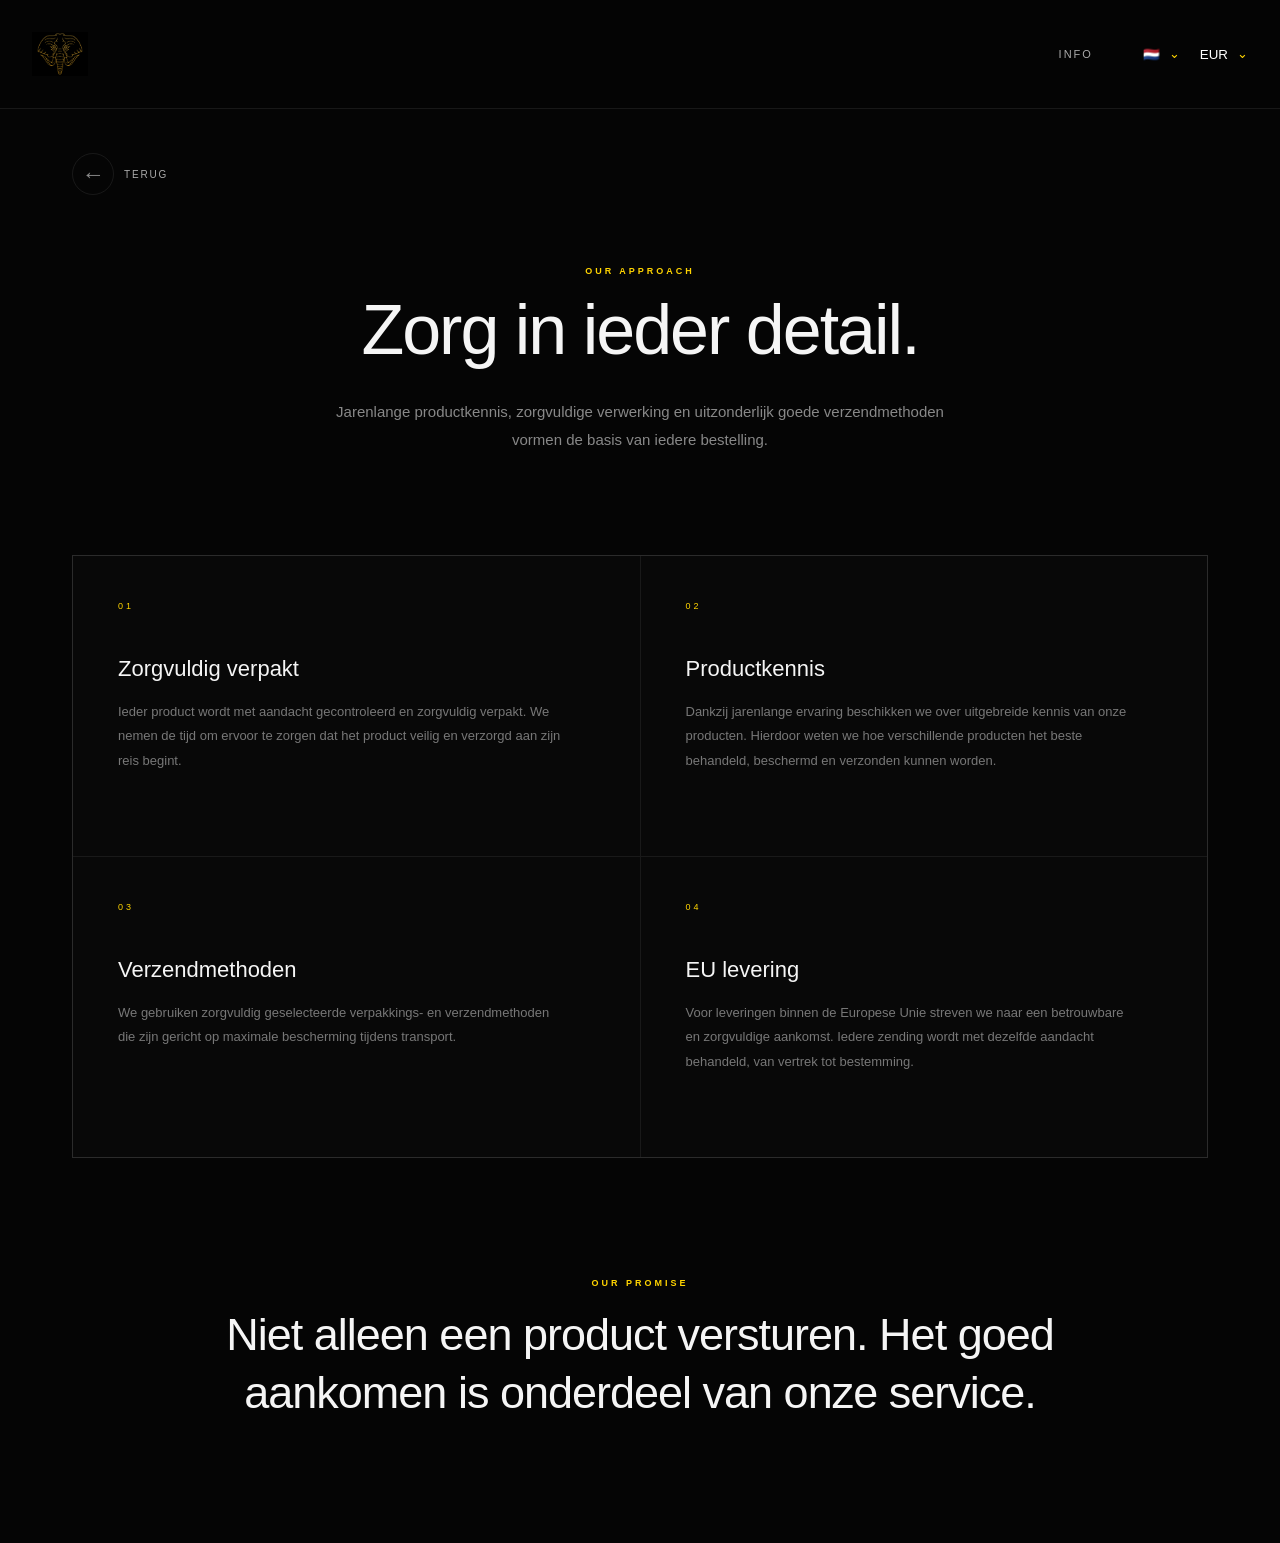
<file: info.html>
<!DOCTYPE html>
<html lang="nl">

<head>
    <meta charset="UTF-8">
    <meta name="viewport" content="width=device-width, initial-scale=1.0">

    <title>Info</title>

    <link rel="stylesheet" href="style.css?v=6">
</head>

<body>

<header class="site-header">

    <div class="nav">

        <a href="index.html" class="logo">
            <img src="images/logo-elephant.png?v=6" alt="Merk logo">
        </a>

        <nav>

            <a href="info.html" data-i18n="navInfo">
                Info
            </a>

            <div class="language">

                <button class="language-button" id="languageButton" type="button" aria-haspopup="true" aria-expanded="false">
                    <span id="currentFlag">🇳🇱</span>
                    <span class="language-arrow">⌄</span>
                </button>

                <div class="language-menu" id="languageMenu">

                    <button type="button" data-language="nl">🇳🇱 <span>Nederlands</span></button>
                    <button type="button" data-language="en">🇬🇧 <span>English</span></button>
                    <button type="button" data-language="de">🇩🇪 <span>Deutsch</span></button>
                    <button type="button" data-language="fr">🇫🇷 <span>Français</span></button>
                    <button type="button" data-language="es">🇪🇸 <span>Español</span></button>
                    <button type="button" data-language="it">🇮🇹 <span>Italiano</span></button>
                    <button type="button" data-language="pt">🇵🇹 <span>Português</span></button>
                    <button type="button" data-language="zh">🇨🇳 <span>中文</span></button>
                    <button type="button" data-language="ja">🇯🇵 <span>日本語</span></button>
                    <button type="button" data-language="ko">🇰🇷 <span>한국어</span></button>
                    <button type="button" data-language="ar">🇸🇦 <span>العربية</span></button>
                    <button type="button" data-language="ru">🇷🇺 <span>Русский</span></button>
                </div>
            </div>

            <div class="currency-selector">
                <button class="currency-button" id="currencyButton" type="button" aria-haspopup="true" aria-expanded="false" aria-label="Currency">
                    <span id="currentCurrency">EUR</span>
                    <span class="currency-arrow">⌄</span>
                </button>

                <div class="currency-menu" id="currencyMenu">
                    <button type="button" data-currency="EUR">EUR <span>€ Euro</span></button>
                    <button type="button" data-currency="USD">USD <span>$ US Dollar</span></button>
                    <button type="button" data-currency="GBP">GBP <span>£ Pound</span></button>
                    <button type="button" data-currency="CHF">CHF <span>Swiss Franc</span></button>
                    <button type="button" data-currency="JPY">JPY <span>¥ Yen</span></button>
                    <button type="button" data-currency="CNY">CNY <span>¥ Yuan</span></button>
                    <button type="button" data-currency="CAD">CAD <span>CA$ Canadian Dollar</span></button>
                    <button type="button" data-currency="AUD">AUD <span>A$ Australian Dollar</span></button>
                </div>
            </div>

        </nav>

    </div>

</header>


<main class="info-page">

    <a href="index.html" class="back" aria-label="Terug naar showroom">
        <span class="back-icon" aria-hidden="true">←</span>
        <span class="back-label" data-i18n="backLabel">Terug</span>
    </a>


    <section class="info-hero">

        <span class="eyebrow" data-i18n="infoEyebrow">
            OUR APPROACH
        </span>

        <h1 data-i18n="infoTitle">
            Zorg in ieder detail.
        </h1>

        <p data-i18n="infoIntro">
            Jarenlange productkennis, zorgvuldige verwerking en
            uitzonderlijk goede verzendmethoden vormen de basis
            van iedere bestelling.
        </p>

    </section>


    <section class="info-grid">


        <article class="info-card">

            <span class="info-number">
                01
            </span>

            <h2 data-i18n="infoCard1Title">
                Zorgvuldig verpakt
            </h2>

            <p data-i18n="infoCard1Text">
                Ieder product wordt met aandacht gecontroleerd
                en zorgvuldig verpakt. We nemen de tijd om ervoor
                te zorgen dat het product veilig en verzorgd aan
                zijn reis begint.
            </p>

        </article>


        <article class="info-card">

            <span class="info-number">
                02
            </span>

            <h2 data-i18n="infoCard2Title">
                Productkennis
            </h2>

            <p data-i18n="infoCard2Text">
                Dankzij jarenlange ervaring beschikken we over
                uitgebreide kennis van onze producten. Hierdoor
                weten we hoe verschillende producten het beste
                behandeld, beschermd en verzonden kunnen worden.
            </p>

        </article>


        <article class="info-card">

            <span class="info-number">
                03
            </span>

            <h2 data-i18n="infoCard3Title">
                Verzendmethoden
            </h2>

            <p data-i18n="infoCard3Text">
                We gebruiken zorgvuldig geselecteerde
                verpakkings- en verzendmethoden die zijn gericht
                op maximale bescherming tijdens transport.
            </p>

        </article>


        <article class="info-card">

            <span class="info-number">
                04
            </span>

            <h2 data-i18n="infoCard4Title">
                EU levering
            </h2>

            <p data-i18n="infoCard4Text">
                Voor leveringen binnen de Europese Unie streven
                we naar een betrouwbare en zorgvuldige aankomst.
                Iedere zending wordt met dezelfde aandacht
                behandeld, van vertrek tot bestemming.
            </p>

        </article>


    </section>


    <section class="info-statement">

        <span class="eyebrow" data-i18n="infoStatementEyebrow">
            OUR PROMISE
        </span>

        <h2 data-i18n="infoStatement">
            Niet alleen een product versturen.
            Het goed aankomen is onderdeel van onze service.
        </h2>

    </section>

</main>


<script src="currency.js?v=6"></script>
<script src="language.js?v=6"></script>

</body>
</html>
</file>
<file: style.css>
/* =================================

   BASIS

\================================= */

* {

    box-sizing: border-box;

    margin: 0;

    padding: 0;

}

html {

    scroll-behavior: smooth;

}

body {

    background: #050505;

    color: #f5f5f5;

    font-family:

        Arial,

        Helvetica,

        sans-serif;

    min-height: 100vh;

}



/* =================================

   HEADER

\================================= */

.site-header {

    width: 100%;

    padding:

        26px 32px;

    border-bottom:

        1px solid rgba(255, 255, 255, 0.08);

    background:

        rgba(5, 5, 5, 0.96);

    position: relative;

    z-index: 100;

}

.nav {

    max-width: 1450px;

    margin: 0 auto;

    display: flex;

    justify-content:

        space-between;

    align-items: center;

}

nav > a {
    margin-right: 30px;
}

.logo {
    display: inline-flex;
    align-items: center;
    gap: 10px;

    color: #ffd400;
    text-decoration: none;

    font-size: 20px;
    font-weight: 700;
    letter-spacing: 4px;
}

.logo img {
    width: 34px;
    height: 34px;

    display: block;
    object-fit: contain;
}

.logo span {
    display: block;
}

nav {

    display: flex;

    align-items: center;

    gap: 32px;

}

nav > a {

    color: #aaa;

    text-decoration: none;

    font-size: 11px;

    letter-spacing: 2px;

    text-transform: uppercase;

    transition:

        color 0.3s ease;

}

nav > a:hover {

    color: #ffd400;

}



/* =================================

   TAALMENU

\================================= */

.language {

    position: relative;

}

.language-button {

    width: 44px;

    height: 32px;

    display: flex;

    align-items: center;

    justify-content: center;

    gap: 5px;

    border:

        1px solid rgba(255, 212, 0, 0.45);

    background:

        rgba(255, 212, 0, 0.03);

    color: white;

    cursor: pointer;

    transition:

        border-color 0.3s ease,

background 0.3s ease;

}

.language-button:hover {

    border-color: #ffd400;

    background:

        rgba(255, 212, 0, 0.08);

}

.language-arrow {

    color: #ffd400;

    font-size: 13px;

    line-height: 1;

    transform:

        translateY(-1px);

}

.language-menu {

    position: absolute;

    top: calc(100% + 12px);

    right: 0;

    width: 190px;

    padding: 7px;

    background: #101010;

    border:

        1px solid rgba(255, 212, 0, 0.35);

    box-shadow:

        0 20px 50px

        rgba(0, 0, 0, 0.65);

    opacity: 0;

    visibility: hidden;

    transform:

        translateY(-5px);

    transition:

        opacity 0.2s ease,

        transform 0.2s ease,

        visibility 0.2s ease;

}

.language-menu.open {

    opacity: 1;

    visibility: visible;

    transform:

        translateY(0);

}

.language-menu button {

    width: 100%;

    border: 0;

    background: transparent;

    color: #ccc;

    padding:

        10px 12px;

    display: flex;

    align-items: center;

    gap: 12px;

    font-size: 12px;

    text-align: left;

    cursor: pointer;

    transition:

background 0.2s ease,

        color 0.2s ease;

}

.language-menu button:hover {

    background:

        rgba(255, 212, 0, 0.08);

    color: #ffd400;

}



/* =================================

   SHOWROOM

\================================= */

.products {

    max-width: 1450px;

    margin: 0 auto;

    padding:

        80px 32px 120px;

    display: flex;

    flex-direction: column;

    gap: 100px;

}

.showroom-intro {

    max-width: 700px;

    margin-bottom: 20px;

}

.eyebrow {

    display: block;

    color: #ffd400;

    font-size: 9px;

    font-weight: 600;

    letter-spacing: 3px;

    margin-bottom: 18px;

}

.showroom-intro h1 {

    font-size:

        clamp(42px, 6vw, 76px);

    font-weight: 300;

    letter-spacing: -2px;

    margin-bottom: 18px;

}

.showroom-intro p {

    color: #777;

    font-size: 14px;

    line-height: 1.8;

}



/* =================================

   PRODUCT RIJ

\================================= */

.product-row {

    display: grid;

    grid-template-columns:

        0.85fr

        1.5fr

        1.5fr

        0.85fr;

    align-items: center;

    gap: 28px;

}

.product-text {

    padding:

        20px 15px;

}

.product-number {

    display: block;

    color: #555;

    font-size: 9px;

    letter-spacing: 3px;

    margin-bottom: 15px;

}

.product-text h2 {

    font-size: 17px;

    font-weight: 400;

    letter-spacing: 1px;

    margin-bottom: 10px;

}

.product-text .price {

    color: #ffd400;

    font-size: 16px;

    font-weight: 500;

}

.product-text p {

    color: #777;

    font-size: 11px;

    line-height: 1.6;

    margin-top: 12px;

}



/* =================================

   PRODUCT FOTO

\================================= */

.product-image {

    aspect-ratio: 1 / 1;

    position: relative;

    display: flex;

    align-items: center;

    justify-content: center;

    background:

        linear-gradient(

            145deg,

            #111,

            #080808

        );

    border:

        1px solid rgba(255, 212, 0, 0.25);

    overflow: hidden;

    cursor: pointer;

    text-decoration: none;

    transition:

        transform 0.5s ease,

        border-color 0.5s ease,

        box-shadow 0.5s ease;

}

.product-image::before {

    content: "";

    position: absolute;

    inset: 10px;

    border:

        1px solid

        rgba(255, 255, 255, 0.04);

}

.product-image span {

    position: relative;

    z-index: 2;

    color: #444;

    font-size: 10px;

    letter-spacing: 4px;

    transition:

        color 0.4s ease;

}

.product-image:hover {

    transform:

        translateY(-7px);

    border-color:

        rgba(255, 212, 0, 0.9);

    box-shadow:

        0 15px 45px

        rgba(0, 0, 0, 0.7),

        0 0 35px

        rgba(255, 212, 0, 0.10);

}

.product-image:hover span {

    color: #ffd400;

}



/* =================================

   PRODUCT PAGINA

\================================= */

.product-page {

    max-width: 1300px;

    margin: 0 auto;

    padding:

        45px 32px 120px;

}

.back {

    display: inline-flex;

    align-items: center;

    justify-content: center;

    width: 40px;

    height: 40px;

    color: #888;

    text-decoration: none;

    font-size: 25px;

    font-weight: 300;

    border:

        1px solid rgba(255, 255, 255, 0.08);

    transition:

        color 0.3s ease,

        border-color 0.3s ease;

}

.back:hover {

    color: #ffd400;

    border-color:

        rgba(255, 212, 0, 0.5);

}



/* =================================

   PRODUCT DETAIL

\================================= */

.product-detail {

    display: grid;

    grid-template-columns:

        minmax(0, 1.55fr)

        minmax(280px, 0.8fr);

    gap: 90px;

    align-items: center;

    margin-top: 45px;

}



/* =================================

   GALERIJ

\================================= */

.gallery {

    width: 100%;

}

.gallery-window {

    position: relative;

    width: 100%;

    aspect-ratio: 1 / 1;

    overflow: hidden;

    border:

        1px solid #ffd400;

    background: #0a0a0a;

    box-shadow:

        0 0 30px

        rgba(255, 212, 0, 0.08);

}

.gallery-window::after {

    content: "";

    position: absolute;

    inset: 0;

    pointer-events: none;

    border:

        1px solid

        rgba(255, 212, 0, 0.25);

    box-shadow:

        inset 0 0 40px

        rgba(255, 212, 0, 0.025);

    z-index: 5;

}

.gallery-track {

    display: flex;

    width: 100%;

    height: 100%;

    overflow-x: auto;

    overflow-y: hidden;

    scroll-snap-type:

        x mandatory;

    scroll-behavior:

        smooth;

    touch-action:

        pan-x;

    scrollbar-width:

        none;

    -webkit-overflow-scrolling:

        touch;

}

.gallery-track::-webkit-scrollbar {

    display: none;

}

.gallery-slide {

    flex:

        0 0 100%;

    width: 100%;

    height: 100%;

    scroll-snap-align:

        start;

    display: flex;

    align-items: center;

    justify-content: center;

    background: #080808;

}

.gallery-slide {

    position: relative;

}

.gallery-placeholder {
    position: absolute;
    inset: 0;
    display: flex;
    align-items: center;
    justify-content: center;
    flex-direction: column;
    gap: 10px;
    background: linear-gradient(145deg, #111, #080808);
    color: #444;
    pointer-events: none;
}

.gallery-placeholder-product {
    color: #ffd400;
    font-size: 34px;
    font-weight: 300;
    letter-spacing: 5px;
}

.gallery-placeholder-photo {
    color: #333;
    font-size: 9px;
    letter-spacing: 3px;
    text-transform: uppercase;
}

.gallery-placeholder[hidden] {
    display: none;
}

.gallery-slide img {

    width: 100%;

    height: 100%;

    object-fit: contain;

    display: block;

    user-select: none;

    -webkit-user-drag: none;

    pointer-events: none;

}



/* =================================

   GALERIJ PIJLEN

\================================= */

.gallery-arrow {

    position: absolute;

    top: 50%;

    transform:

        translateY(-50%);

    z-index: 10;

    width: 48px;

    height: 48px;

    border:

        1px solid

        rgba(255, 212, 0, 0.45);

    background:

        rgba(0, 0, 0, 0.48);

    backdrop-filter:

        blur(5px);

    color: #ffd400;

    font-size: 34px;

    font-weight: 200;

    line-height: 1;

    display: flex;

    align-items: center;

    justify-content: center;

    cursor: pointer;

    opacity: 0.65;

    transition:

        opacity 0.3s ease,

background 0.3s ease,

        border-color 0.3s ease;

}

.gallery-arrow:hover {

    opacity: 1;

    background:

        rgba(0, 0, 0, 0.75);

    border-color:

        #ffd400;

}

.gallery-arrow:disabled {

    opacity: 0.15;

    cursor: default;

    pointer-events: none;

}

.gallery-arrow-left {

    left: 15px;

}

.gallery-arrow-right {

    right: 15px;

}



/* =================================

   BOLLETJES

\================================= */

.gallery-dots {

    display: flex;

    justify-content: center;

    align-items: center;

    gap: 9px;

    margin-top: 20px;

}

.gallery-dot {

    width: 6px;

    height: 6px;

    padding: 0;

    border:

        1px solid #555;

    border-radius: 50%;

    background: transparent;

    cursor: pointer;

    appearance: none;

    transition:

background 0.3s ease,

        border-color 0.3s ease,

        transform 0.3s ease;

}

.gallery-dot.active {

    background: #ffd400;

    border-color: #ffd400;

    transform:

        scale(1.4);

}



/* =================================

   PRODUCT INFO

\================================= */

.product-detail-info {

    padding:

        20px 0;

}

.product-detail-info h1 {

    font-size:

        clamp(32px, 4vw, 52px);

    font-weight: 300;

    letter-spacing: -1px;

    margin-bottom: 15px;

}

.detail-price {

    color: #ffd400;

    font-size: 22px;

    font-weight: 500;

    margin-bottom: 28px;

}

.product-detail-info p {

    color: #888;

    font-size: 14px;

    line-height: 1.9;

    max-width: 440px;

}



/* =================================

   INFO PAGINA

\================================= */

.info-page {

    max-width: 1200px;

    margin: 0 auto;

    padding:

        45px 32px 120px;

}

.info-hero {

    max-width: 800px;

    margin:

        70px auto 100px;

    text-align: center;

}

.info-hero h1 {

    font-size:

        clamp(40px, 6vw, 70px);

    font-weight: 300;

    letter-spacing: -2px;

    line-height: 1.05;

    margin-bottom: 30px;

}

.info-hero p {

    color: #888;

    max-width: 650px;

    margin: 0 auto;

    font-size: 15px;

    line-height: 1.9;

}



/* =================================

   INFO KAARTEN

\================================= */

.info-grid {

    display: grid;

    grid-template-columns:

        repeat(2, 1fr);

    gap: 1px;

    background:

        rgba(255, 255, 255, 0.08);

    border:

        1px solid

        rgba(255, 255, 255, 0.08);

}

.info-card {

    min-height: 300px;

    padding:

        45px;

    background: #080808;

}

.info-number {

    display: block;

    color: #ffd400;

    font-size: 9px;

    letter-spacing: 3px;

    margin-bottom: 45px;

}

.info-card h2 {

    font-size: 22px;

    font-weight: 400;

    margin-bottom: 18px;

}

.info-card p {

    color: #777;

    font-size: 13px;

    line-height: 1.9;

    max-width: 450px;

}

.info-statement {

    text-align: center;

    max-width: 850px;

    margin:

        120px auto 0;

}

.info-statement h2 {

    font-size:

        clamp(26px, 4vw, 45px);

    line-height: 1.3;

    font-weight: 300;

    letter-spacing: -1px;

}



/* =================================

   MOBIEL

\================================= */

@media (max-width: 700px) {

    .site-header {

        padding:

            20px 15px;

    }

    .nav {

        gap: 20px;

    }

    nav {

        gap: 17px;

    }

    nav > a {

        font-size: 9px;

        letter-spacing: 1.5px;

    }

    .logo {

        font-size: 18px;

    }



    /* SHOWROOM */

    .products {

        padding:

            50px 12px 80px;

        gap: 55px;

    }

    .showroom-intro {

        margin-bottom: 0;

    }

    .showroom-intro h1 {

        font-size: 45px;

    }



    /* PRODUCT RIJ */

    .product-row {

        grid-template-columns:

            0.7fr

            1.5fr

            1.5fr

            0.7fr;

        gap: 7px;

    }

    .product-text {

        padding: 5px;

    }

    .product-number {

        font-size: 7px;

        margin-bottom: 8px;

    }

    .product-text h2 {

        font-size: 11px;

        letter-spacing: 0.4px;

        margin-bottom: 5px;

    }

    .product-text .price {

        font-size: 11px;

    }

    .product-text p {

        font-size: 8px;

        line-height: 1.3;

        margin-top: 5px;

    }

    .product-image::before {

        inset: 5px;

    }



    /* TAALMENU */

    .language-menu {

        right: -5px;

        width: 180px;

    }



    /* PRODUCT PAGINA */

    .product-page {

        padding:

            25px 12px 70px;

    }

    .product-detail {

        display: flex;

        flex-direction: column;

        gap: 35px;

        align-items: stretch;

        margin-top: 30px;

    }

    .gallery-window {

        aspect-ratio: 1 / 1;

    }

    .gallery-arrow {

        width: 42px;

        height: 42px;

        font-size: 29px;

        opacity: 0.55;

    }

    .gallery-arrow-left {

        left: 8px;

    }

    .gallery-arrow-right {

        right: 8px;

    }

    .gallery-dots {

        margin-top: 14px;

    }

    .product-detail-info {

        padding:

            0 5px;

    }

    .product-detail-info h1 {

        font-size: 30px;

    }

    .detail-price {

        font-size: 20px;

    }



    /* INFO */

    .info-page {

        padding:

            25px 15px 70px;

    }

    .info-hero {

        margin:

            60px auto 60px;

    }

    .info-hero h1 {

        font-size: 42px;

    }

    .info-hero p {

        font-size: 13px;

    }

    .info-grid {

        grid-template-columns:

            1fr;

    }

    .info-card {

        min-height: auto;

        padding:

            35px 25px;

    }

    .info-number {

        margin-bottom: 30px;

    }

    .info-statement {

        margin-top: 75px;

    }

}

/* =================================
   MOBILE-FIRST INTERACTION FIXES
   ================================= */

/* Touch targets and stable stacking */
.language-button {
    -webkit-tap-highlight-color: transparent;
    touch-action: manipulation;
    position: relative;
    z-index: 110;
}

.language-button.open {
    border-color: #ffd400;
    background: rgba(255, 212, 0, 0.08);
}

.language-menu {
    z-index: 1000;
    pointer-events: none;
}

.language-menu.open {
    pointer-events: auto;
}

.language-menu button {
    min-height: 38px;
    -webkit-tap-highlight-color: transparent;
    touch-action: manipulation;
}

/* Circular gallery controls */
.gallery-arrow {
    border-radius: 50%;
    padding: 0;
    appearance: none;
    -webkit-appearance: none;
    -webkit-tap-highlight-color: transparent;
    touch-action: manipulation;
}

@media (max-width: 700px) {
    html,
    body {
        width: 100%;
        max-width: 100%;
        overflow-x: hidden;
    }

    .site-header {
        position: relative;
        z-index: 1000;
        padding: 18px 14px;
    }

    .nav {
        width: 100%;
        min-width: 0;
        gap: 14px;
    }

    nav {
        gap: 12px;
        min-width: 0;
    }

    nav > a {
        font-size: 8px;
        letter-spacing: 1.2px;
        white-space: nowrap;
    }

    .logo {
        flex: 0 0 auto;
        font-size: 17px;
        letter-spacing: 3px;
    }

    .language {
        flex: 0 0 auto;
        z-index: 1200;
    }

    .language-button {
        width: 44px;
        height: 34px;
        min-width: 44px;
        min-height: 34px;
        border: 1px solid #ffd400;
        background: rgba(255, 212, 0, 0.06);
    }

    .language-menu {
        top: calc(100% + 10px);
        right: 0;
        width: min(190px, calc(100vw - 28px));
        max-height: min(65vh, 430px);
        overflow-y: auto;
        -webkit-overflow-scrolling: touch;
        overscroll-behavior: contain;
    }

    .language-menu button {
        min-height: 42px;
        padding: 10px 12px;
        font-size: 12px;
    }

    .gallery-arrow {
        width: 42px;
        height: 42px;
        border-radius: 50%;
    }
}

@media (max-width: 380px) {
    .site-header {
        padding-left: 10px;
        padding-right: 10px;
    }

    nav {
        gap: 9px;
    }

    nav > a {
        font-size: 7.5px;
        letter-spacing: 1px;
    }

    .logo {
        font-size: 16px;
    }

    .language-button {
        width: 42px;
        min-width: 42px;
    }
}

/* =================================
   FINAL MOBILE / TOUCH POLISH
   ================================= */

/* Back button: circular icon + translated label */
.back {
    display: inline-flex;
    align-items: center;
    justify-content: flex-start;
    gap: 10px;
    min-height: 42px;
    width: auto;
    padding: 0 14px 0 0;
    border: 0;
    color: #888;
}

.back-icon {
    width: 42px;
    height: 42px;
    flex: 0 0 42px;
    display: inline-flex;
    align-items: center;
    justify-content: center;
    border: 1px solid rgba(255, 255, 255, 0.08);
    border-radius: 50%;
    color: #888;
    font-size: 23px;
    font-weight: 300;
    line-height: 1;
    padding: 0;
    transform: translateY(-1px);
    transition: color 0.3s ease, border-color 0.3s ease, background 0.3s ease;
}

.back-label {
    color: #aaa;
    font-size: 10px;
    letter-spacing: 1.8px;
    text-transform: uppercase;
    line-height: 1;
}

.back:hover {
    color: #ffd400;
    border-color: transparent;
}

.back:hover .back-icon {
    color: #ffd400;
    border-color: rgba(255, 212, 0, 0.55);
    background: rgba(255, 212, 0, 0.04);
}

.back:hover .back-label {
    color: #ffd400;
}

/* Gallery arrows: use a flex-centered glyph so the arrow cannot sit low/high */
.gallery-arrow {
    border-radius: 50%;
    padding: 0 !important;
    line-height: 0;
    font-size: 0;
}

.gallery-arrow::before {
    display: block;
    line-height: 1;
    font-family: Arial, Helvetica, sans-serif;
    font-size: 30px;
    font-weight: 300;
    color: #ffd400;
    transform: translateY(-1px);
}

.gallery-arrow-left::before {
    content: "‹";
}

.gallery-arrow-right::before {
    content: "›";
}

@media (max-width: 700px) {
    .back {
        min-height: 44px;
        gap: 9px;
        padding-right: 10px;
    }

    .back-icon {
        width: 44px;
        height: 44px;
        flex-basis: 44px;
        font-size: 22px;
        border-color: rgba(255, 255, 255, 0.12);
    }

    .back-label {
        font-size: 10px;
        letter-spacing: 1.5px;
    }

    .gallery-arrow {
        width: 46px !important;
        height: 46px !important;
        display: flex !important;
        align-items: center !important;
        justify-content: center !important;
        border-radius: 50% !important;
    }

    .gallery-arrow::before {
        font-size: 30px;
        transform: translateY(-1px);
    }
}
/* =================================
   LOGO
   ================================= */

.logo {
    display: inline-flex;
    align-items: center;
    gap: 8px;

    color: #ffd400;
    text-decoration: none;

    font-size: 18px;
    font-weight: 700;
    letter-spacing: 3px;
    line-height: 1;
}

.logo img {
    display: block;

    width: 222px;
    height: 222px;

    max-width: 222px;
    max-height: 222px;

    object-fit: contain;
    flex: 0 0 222px;
}

.logo span {
    display: block;
    line-height: 1;
}


/* =================================
   MOBIEL
   ================================= */

@media (max-width: 700px) {

    .logo {
        gap: 9px;
        font-size: 18px;
        letter-spacing: 3px;
    }

    .logo img {
        width: 100px;
        height: 100px;

        max-width:100px;
        max-height: 100px;

        flex: 0 0 100px;
    }

}


/* =================================
   VALUTA DROPDOWN
   ================================= */

.currency-selector {
    position: relative;
    z-index: 1200;
}

.currency-button {
    width: 58px;
    height: 32px;
    display: flex;
    align-items: center;
    justify-content: center;
    gap: 5px;
    padding: 0;
    border: 1px solid rgba(255, 212, 0, 0.45);
    background: rgba(255, 212, 0, 0.03);
    color: white;
    cursor: pointer;
    touch-action: manipulation;
    -webkit-tap-highlight-color: transparent;
    transition: border-color 0.3s ease, background 0.3s ease;
}

.currency-button:hover,
.currency-button.open {
    border-color: #ffd400;
    background: rgba(255, 212, 0, 0.08);
}

.currency-arrow {
    color: #ffd400;
    font-size: 13px;
    line-height: 1;
    transform: translateY(-1px);
}

.currency-menu {
    position: absolute;
    top: calc(100% + 12px);
    right: 0;
    width: 220px;
    padding: 7px;
    background: #101010;
    border: 1px solid rgba(255, 212, 0, 0.35);
    box-shadow: 0 20px 50px rgba(0, 0, 0, 0.65);
    opacity: 0;
    visibility: hidden;
    pointer-events: none;
    transform: translateY(-5px);
    transition: opacity 0.2s ease, transform 0.2s ease, visibility 0.2s ease;
}

.currency-menu.open {
    opacity: 1;
    visibility: visible;
    pointer-events: auto;
    transform: translateY(0);
}

.currency-menu button {
    width: 100%;
    min-height: 38px;
    border: 0;
    background: transparent;
    color: #ccc;
    padding: 10px 12px;
    display: flex;
    align-items: center;
    gap: 12px;
    font-size: 12px;
    text-align: left;
    cursor: pointer;
    touch-action: manipulation;
    -webkit-tap-highlight-color: transparent;
}

.currency-menu button:hover {
    background: rgba(255, 212, 0, 0.08);
    color: #ffd400;
}

.currency-menu button span {
    margin-left: auto;
    color: #777;
}

.currency-menu button:hover span {
    color: #aaa;
}

/* =================================
   PRIJSLIJST
   ================================= */

.product-pricing {
    margin-top: 34px;
    max-width: 440px;
}

.product-pricing h2 {
    margin-bottom: 12px;
    color: #f5f5f5;
    font-size: 10px;
    font-weight: 600;
    letter-spacing: 2px;
    text-transform: uppercase;
}

.pricing-list {
    border-top: 1px solid rgba(255, 255, 255, 0.08);
}

.pricing-row {
    display: flex;
    align-items: center;
    justify-content: space-between;
    gap: 20px;
    padding: 11px 0;
    border-bottom: 1px solid rgba(255, 255, 255, 0.08);
}

.pricing-quantity {
    color: #999;
    font-size: 13px;
}

.pricing-price {
    color: #ffd400;
    font-size: 14px;
    font-weight: 500;
}


/* Prijzenlijst: totaalprijs + prijs per eenheid */
.pricing-price {
    display: inline-flex;
    align-items: baseline;
    gap: 5px;
    text-align: right;
}

.pricing-price strong {
    color: #ffd400;
    font-size: 14px;
    font-weight: 500;
}

.pricing-price small {
    color: #777;
    font-size: 10px;
    font-weight: 400;
    white-space: nowrap;
}

@media (max-width: 700px) {
    .pricing-row {
        gap: 10px;
        padding: 10px 0;
    }

    .pricing-quantity {
        font-size: 12px;
    }

    .pricing-price {
        gap: 4px;
        flex-wrap: wrap;
        justify-content: flex-end;
    }

    .pricing-price strong {
        font-size: 13px;
    }

    .pricing-price small {
        font-size: 9px;
    }
}

/* =================================
   HEADER: TAAL + VALUTA NAAST ELKAAR
   ================================= */

nav {
    display: flex;
    align-items: center;
    gap: 20px;
}

.language,
.currency-selector {
    flex: 0 0 auto;
}

@media (max-width: 700px) {
    nav {
        gap: 8px;
    }

    .language-button,
    .currency-button {
        height: 34px;
        min-height: 34px;
    }

    .currency-button {
        width: 58px;
        min-width: 58px;
        border-color: #ffd400;
        background: rgba(255, 212, 0, 0.06);
    }

    .currency-menu {
        top: calc(100% + 10px);
        width: min(220px, calc(100vw - 28px));
        max-height: min(65vh, 430px);
        overflow-y: auto;
        -webkit-overflow-scrolling: touch;
        overscroll-behavior: contain;
    }

    .currency-menu button {
        min-height: 42px;
        padding: 10px 12px;
    }

    .product-pricing {
        margin-top: 28px;
    }
}


/* =================================
   LOGO - FINAL SIZE
   ================================= */
.logo img {
    width: 56px;
    height: 56px;
    max-width: 56px;
    max-height: 56px;
    flex: 0 0 56px;
    object-fit: contain;
}

@media (max-width: 700px) {
    .logo img {
        width: 100px;
        height: 100px;
        max-width: 100px;
        max-height: 100px;
        flex: 0 0 100px;
    }
}
/* =================================
   TAAL + VALUTA ZONDER KADER
   ================================= */

.language-button,
.currency-button {
    width: auto !important;
    min-width: auto !important;
    height: auto !important;

    padding: 0 !important;

    border: 0 !important;
    background: transparent !important;
    box-shadow: none !important;

    display: inline-flex;
    align-items: center;
    justify-content: center;

    color: #fff;
}

/* Geen kader bij hover */
.language-button:hover,
.currency-button:hover {
    border: 0 !important;
    background: transparent !important;
}

/* Pijltjes */
.language-arrow,
.currency-arrow {
    color: #ffd400;
    font-size: 13px;
    margin-left: 4px;
}

/* Alleen op het pijltje reageren */
.language-button,
.currency-button {
    cursor: pointer;
}
/* =================================
   PRIJSLIJST
   ================================= */

.product-pricing {
    margin-top: 40px;
    max-width: 520px;
}

.product-pricing h2 {
    margin-bottom: 18px;

    color: #ffd400;
    font-size: 9px;
    font-weight: 600;
    letter-spacing: 3px;
    text-transform: uppercase;
}

.pricing-list {
    display: flex;
    flex-direction: column;

    border-top: 1px solid rgba(255, 255, 255, 0.08);
}

.pricing-row {
    display: flex;
    align-items: center;
    justify-content: space-between;

    gap: 20px;

    padding: 14px 0;

    border-bottom: 1px solid rgba(255, 255, 255, 0.08);
}

.pricing-quantity {
    color: #aaa;
    font-size: 13px;
}

.pricing-price {
    display: flex;
    flex-direction: column;
    align-items: flex-end;

    text-align: right;
}

.pricing-price strong {
    color: #f5f5f5;
    font-size: 14px;
    font-weight: 500;
}

.pricing-per-unit {
    margin-top: 3px;

    color: #666;
    font-size: 10px;
    font-weight: 400;
    letter-spacing: 0.2px;
}


/* =================================
   MOBIEL
   ================================= */

@media (max-width: 700px) {

    .product-pricing {
        margin-top: 32px;
        width: 100%;
    }

    .product-pricing h2 {
        font-size: 8px;
        letter-spacing: 2.5px;
    }

    .pricing-row {
        gap: 12px;
        padding: 13px 0;
    }

    .pricing-quantity {
        font-size: 12px;
    }

    .pricing-price strong {
        font-size: 13px;
    }

    .pricing-per-unit {
        font-size: 9px;
    }

}
.product-image {
    overflow: hidden;
}

.product-image img {
    width: 100%;
    height: 100%;
    display: block;
    object-fit: cover;
}
</file>
